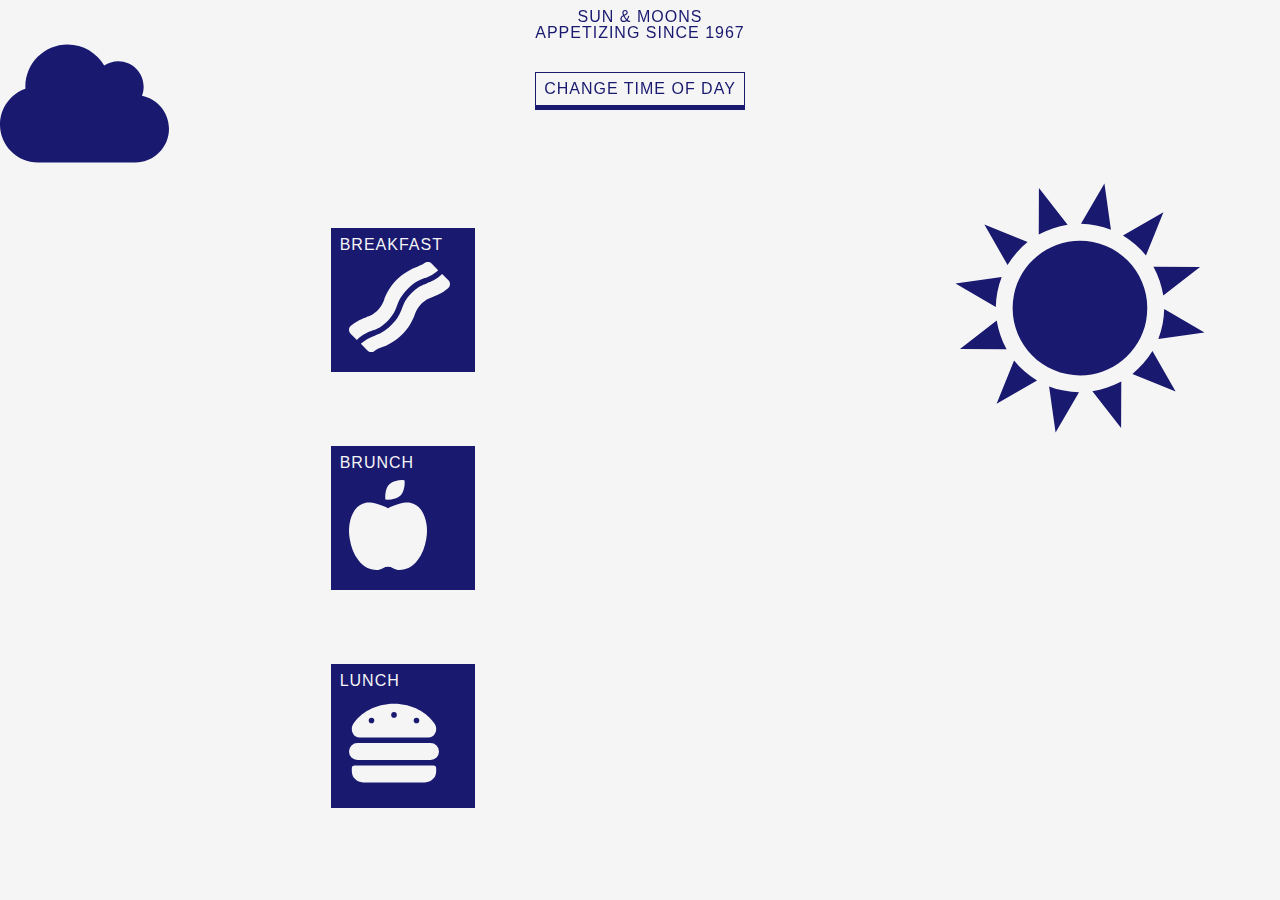
<file: docs/index.html>
<!DOCTYPE html>
<html lang="en">
<head>
    <meta charset="utf-8"/>
    <title>Sun & Moons Menu</title>
    <link rel="stylesheet" href="css/reset.css">
    <link rel="stylesheet" media="screen" href="css/style.css">
    <link rel="stylesheet" media="print" href="css/print.css">
    <meta name="viewport" content="width=device-width, initial-scale=1">
    <link rel="icon" type="image/png" href="img/sun.svg">
</head>
<body>
<input id="dark-theme-switch" type="checkbox">
<label for="dark-theme-switch">Change time of day</label>
<header>
    <a href="#">
        <h1><span>Sun</span> <span>&</span> <span>Moons</span></h1>
        <p>appetizing since 1967</p>
    </a>
</header>
<main>
    <section>
        <article id="breakfast">
            <a href="#breakfast">
                Breakfast
                <img src="img/breakfast.svg">
            </a>
            <div>
                <p>Continental: € 12</p>
                <p>Buttermilk Pancakes: € 8</p>
                <p>Three Egg Omelet: € 13</p>
            </div>
        </article>
        <article id="brunch">
            <a href="#brunch">
                Brunch
                <img src="img/brunch.svg">
            </a>
            <div>
                <p>Nutella Pancake: € 9</p>
                <p>Roast Potatoes: € 8</p>
                <p>Mini Burgers: € 13</p>
            </div>
        </article>
        <article id="lunch">
            <a href="#lunch">
                Lunch
                <img src="img/lunch.svg">
            </a>
            <div>
                <p>Wild Salmon Sandwich: € 12</p>
                <p>Pimento Sandwich: € 8</p>
                <p>House Salad: € 13</p>
            </div>
        </article>
    </section>
    <section>
        <article id="supper">
            <a href="#supper">
                Supper
                <img src="img/supper.svg"/>
            </a>
            <div>
                <p>Tomato Soup: € 6</p>
                <p>Goat Stew: € 9</p>
                <p>Chicken Skewer with Peanut Sauce: € 13</p>
            </div>
        </article>
        <article id="dinner">
            <a href="#dinner">
                Dinner
                <img src="img/dinner.svg"/>
            </a>
            <div>
                <p>Shepherd's Pie: € 12</p>
                <p>Escargot in Garlic and Parsley Butter: € 21</p>
                <p>Chili sin Carne: € 13</p>
            </div>
        </article>
        <article id="late-night">
            <a href="#late-night">
                Late Night
                <img src="img/late-night.svg"/>
            </a>
            <div>
                <p>Double Cheeseburger: € 12</p>
                <p>Croquette Balls with Mustard: € 8</p>
                <p>Pizza Slice NY style: € 4</p>
            </div>
        </article>
    </section>
</main>
<img src="img/sun.svg"/>
<img src="img/moon.svg"/>
<img src="img/cloud.svg"/>
<div>
    <div></div>
    <div></div>
    <div></div>
    <div></div>
    <div></div>
    <div></div>
    <div></div>
    <div></div>
    <div></div>
    <div></div>
    <div></div>
    <div></div>
    <div></div>
    <div></div>
</div>
</body>
</html>
</file>
<file: docs/css/style.css>
body {
    font-family: sans-serif;
    letter-spacing: 1px;
    text-transform: uppercase;
    user-select: none;
    overflow: hidden;
}

main, label {
    background-color: whitesmoke;
    color: midnightblue;
    background-image: linear-gradient(to right, whitesmoke 50%, midnightblue 50%);
    background-size: 200% 100%;
}

main {
    display: flex;
    justify-content: space-evenly;
    height: 100%;
    position: fixed;
    z-index: -10;
    top: 0;
    left: 0;
    width: 100%;
    transition: all ease-in-out 1s;
    padding: 18vh 0 0;
}

label {
    padding: 8px;
    left: 0;
    right: 0;
    margin: 8vh auto 8px;
    border: 1px solid midnightblue;
    cursor: pointer;
}


header {
    position: absolute;
    left: 0;
    right: 0;
    top: 1vh;
    text-align: center;
    color: midnightblue;
    transition: all ease-in-out 1s;
}

a {
    color: inherit;
    text-decoration: inherit;
}

input {
    display: none;
}

input:first-of-type:checked ~ main {
    background-color: midnightblue;
    color: whitesmoke;
    background-position: -100% 0;
}

input:first-of-type:checked ~ header {
    color: whitesmoke;
}

input:first-of-type:checked ~ label {
    background-color: midnightblue;
    color: whitesmoke;
    background-position: -100% 0;

    border: 1px solid whitesmoke;
    box-shadow: 0 4px 0 whitesmoke, 0 4px 0 0 whitesmoke;
}

input:first-of-type:checked ~ label:active {
    box-shadow: none;
}

input:first-of-type:checked ~ label:after {
    box-shadow: none;
}

label {
    display: block;
    width: fit-content;
    background-color: whitesmoke;
    color: midnightblue;
    box-shadow: 0 4px 0 midnightblue, 0 4px 0 0 midnightblue;
    transition: box-shadow 100ms ease-in-out, background-position 1s ease-in-out, color 1s ease-in-out, border 1s ease-in-out;
}

label:active {
    box-shadow: none;
}

input:first-of-type:checked ~ main section:first-of-type > article {
    color: midnightblue;
    opacity: 0;
    pointer-events: none;
}

input:first-of-type:not(:checked) ~ main section:last-of-type > article {
    color: whitesmoke;
    opacity: 0;
    pointer-events: none;
}


section {
    display: flex;
    flex-direction: column;
    z-index: 10;
    height: 80%;
    justify-content: space-evenly;
}

section:last-of-type {
    right: 0;
    direction: rtl;
}

section > article {
    display: flex;
    flex-direction: row;
    width: 14vh;
    height: 14vh;
    padding: 1vh;
    transition: all 500ms ease-in-out;
    margin-bottom: 8px;
    z-index: 10;
}

section:first-of-type > article > div, section:last-of-type > article > div {
    display: flex;
    flex-direction: column;
    justify-content: space-evenly;
    transition: all 500ms ease-in-out;
    opacity: 0;
}

section:first-of-type > article > div {
    padding-left: 2vw;
}

section > article:target {
    flex-grow: 1;
    width: 40vh;
    height: 19vh;
}

section > article:target > div {
    opacity: 100;
}

section:first-of-type > article {
    text-align: left;
    background: url("../img/blue-panel.svg");
    color: whitesmoke;
}

section:last-of-type > article {
    text-align: right;
    background: url("../img/white-panel.svg");
    color: midnightblue;
}

section > article > a {
    display: flex;
    flex-direction: column;
}

section > article > a > img {
    height: 10vh;
    padding: 1vh;
    animation: spin 1s ease-in-out infinite;
}

section > article:target > a > img {
    animation: none;
}

body > div > div {
    position: fixed;
    width: 3px;
    height: 3px;
    background-color: whitesmoke;
    animation: movingStars infinite;
}

input:checked ~ img[src="img/sun.svg"] {
    display: none;
}

input:checked ~ img[src="img/cloud.svg"] {
    display: none;
}

input:not(:checked) ~ div {
    display: none;
}

input:not(:checked) ~ img[src="img/moon.svg"] {
    display: none;
}

img[src="img/sun.svg"] {
    position: absolute;
    height: 20vw;
    top: 20vh;
    right: 8px;
    z-index: -10;
    margin-right: 5vw;
    transition: all ease-in-out 1s;
}

img[src="img/moon.svg"] {
    position: absolute;
    height: 20vw;
    top: 20vh;
    left: 8px;
    z-index: -10;
    margin-left: 1vw;
    transition: all ease-in-out 1s;
}

img[src="img/cloud.svg"] {
    position: absolute;
    height: 15vh;
    top: 4vh;
    animation: cloud 20s linear infinite;
    pointer-events: none;
}

img[src="img/moon.svg"]:hover, img[src="img/sun.svg"]:hover {
    transform: rotate(-360deg);
}

div:nth-child(1) {
    animation-duration: 6s;
    top: 200%
}

div:nth-child(2) {
    animation-duration: 5s;
    top: 60%;
}

div:nth-child(3) {
    animation-duration: 4s;
    top: 90%;
}

div:nth-child(4) {
    animation-duration: 2s;
    top: 110%;
}

div:nth-child(5) {
    animation-duration: 8s;
    top: 30%;
}

div:nth-child(6) {
    animation-duration: 4s;
    top: 180%;
}

div:nth-child(7) {
    animation-duration: 2s;
    top: 30%;
}

div:nth-child(8) {
    animation-duration: 5s;
    top: 33%;
}

div:nth-child(9) {
    animation-duration: 5s;
    top: 234%;
}

div:nth-child(10) {
    animation-duration: 2s;
    top: 56%;
}

div:nth-child(11) {
    animation-duration: 5s;
    top: 67%;
}

div:nth-child(12) {
    animation-duration: 10s;
    top: 33%;
}

div:nth-child(13) {
    animation-duration: 5s;
    top: 345%;
}

div:nth-child(14) {
    animation-duration: 5s;
    top: 100%;
}

@keyframes movingStars {
    from {
        left: -100px;
        top: 0px;
    }
    to {
        left: calc(100% + 100px);
        bottom: 0px;
    }
}

@keyframes spin {
    0% {
        transform: rotate(0deg);
    }
    33% {
        transform: rotate(20deg);
    }

    66% {
        transform: rotate(-20deg);
    }
}


@keyframes cloud {
    0% {
        transform: translateX(-14vw);
    }

    100% {
        transform: translateX(100vw);
    }
}
</file>
<file: docs/css/print.css>
body {
    font-family: sans-serif;
    letter-spacing: 1px;
    text-transform: uppercase;
    user-select: none;
    background-color: whitesmoke;
    color: black;
}

header {
    position: absolute;
    left: 0;
    right: 0;
    top: 1vh;
    text-align: center;
    transition: all ease-in-out 1s;
}

main {
    display: flex;
    justify-content: space-evenly;
    position: fixed;
    width: 100%;
    padding: 12vh 0 0;
}

section {
    display: flex;
    flex-direction: column;
    z-index: 10;
    justify-content: space-evenly;
    width: 50%;
    padding: 8px;
}

section:first-of-type > article, section:last-of-type > article {
    padding: 1vh;
    transition: all 500ms ease-in-out;
    margin-bottom: 8px;
    pointer-events: all;
    display: flex;
}

section:first-of-type > article {
    height: 20vh;
    text-align: left;
}

section:last-of-type > article {
    height: 20vh;
    text-align: right;
}

section > article > div {
    display: flex;
    flex-direction: column;
    justify-content: space-evenly;
    padding-left: 4vw;
}

img {
    filter: brightness(0) saturate(100%);
}

input {
    display: none;
}

label {
    display: none;
}

a {
    color: inherit;
    text-decoration: inherit;
}

img[src="img/moon.svg"] {
    display: none;
}

img[src="img/sun.svg"] {
    display: none;
}

img[src="img/cloud.svg"] {
    display: none;
}
</file>
